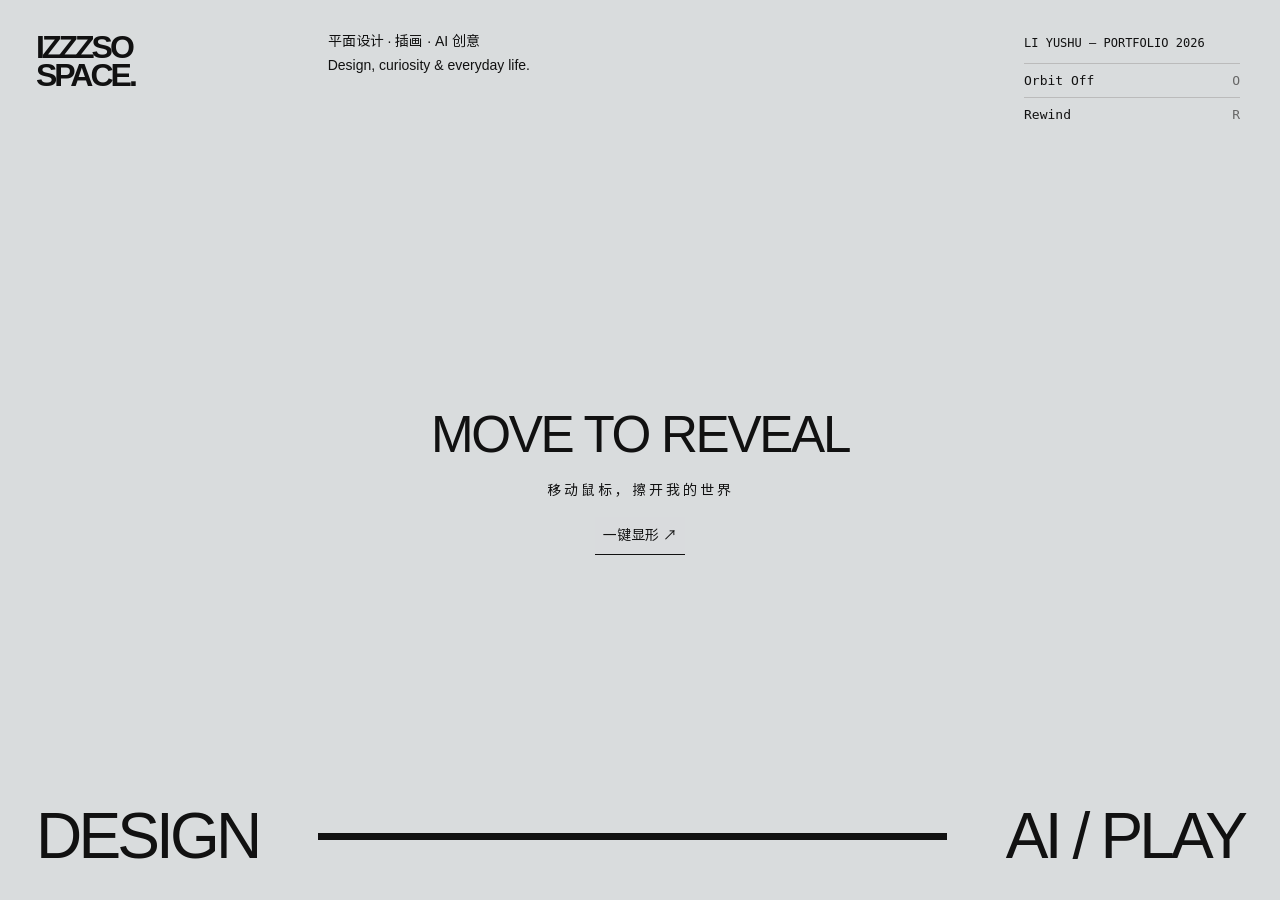
<file: index.html>
<!doctype html>
<html lang="zh-CN"><head><meta charset="utf-8"><meta name="viewport" content="width=device-width,initial-scale=1"><title>IZZZSO — 李钰姝的创意空间</title><meta name="description" content="李钰姝的个人设计空间：品牌视觉、插画与 AI 创意。"><link rel="icon" href="data:image/svg+xml,%3Csvg xmlns='http://www.w3.org/2000/svg' viewBox='0 0 40 40'%3E%3Crect width='40' height='40' fill='black'/%3E%3Ctext x='12' y='30' fill='white' font-size='30'%3Ei%3C/text%3E%3C/svg%3E"><link rel="preload" as="image" href="assets/about-collage-mobile.webp" type="image/webp" media="(max-width:700px) and (orientation:portrait)"><link rel="preload" as="image" href="assets/about-collage.webp" type="image/webp" media="(min-width:701px), (orientation:landscape)"><link rel="stylesheet" href="space.css"><link rel="stylesheet" href="reveal.css?v=pre-lag-restore"><link rel="stylesheet" href="works.css?v=20261021-scent-voyage"><link rel="stylesheet" href="detail.css?v=keylogic-tiles-20261010"><link rel="stylesheet" href="responsive.css?v=20261007-fullscreen-mobile-cover"><link rel="stylesheet" href="foldout.css?v=20261021-scent-voyage"><script defer src="space.js?v=20261021-scent-voyage"></script></head>
<body>
<div class="intro-screen" aria-hidden="true">IZZZSO SPACE.</div>
<main id="home">
 <div class="scene" id="scene"><picture><source media="(max-width:700px) and (orientation:portrait)" type="image/webp" srcset="assets/about-collage-mobile.webp"><source media="(max-width:700px) and (orientation:portrait)" srcset="assets/about-collage-mobile.png?v=20261007-replaced"><source type="image/webp" srcset="assets/about-collage.webp"><img src="assets/about-collage.png?v=20261007" alt="李钰姝的黑白个人生活拼贴，About Me，Welcome to my world" draggable="false" fetchpriority="high" decoding="async"></picture></div>
 <header><a class="brand" href="#home" aria-label="回到首页">IZZZSO<span>SPACE.</span></a><h1>平面设计 · 插画 · AI 创意<br>Design, curiosity & everyday life.</h1><div class="tools"><span>LI YUSHU — PORTFOLIO 2026</span><button id="motion" aria-pressed="false">Orbit Off <kbd>O</kbd></button><button id="rewind">Rewind <kbd>R</kbd></button></div></header>
 <footer class="dock"><button data-open="design" class="discipline">DESIGN</button><button data-open="all" class="view-works"><span>View Works</span><span>浏览作品 ↗</span></button><button data-open="ai" class="discipline">AI / PLAY</button></footer>
 <div class="return-glitch" aria-hidden="true"><div class="return-preview"><small>SELECTED WORK / <b id="return-preview-number">01</b></small><strong id="return-preview-title"></strong></div><span></span><span></span><span></span><span></span><span></span><span></span></div>
</main>
<div id="project-backdrop" aria-hidden="true">
 <div class="gallery-ribbon">
  <div class="gallery-page" style="--slice:0%"><div class="gallery-art"></div><small>IZZZSO SPACE. / 01</small></div>
  <div class="gallery-page" style="--slice:33%"><div class="gallery-art"></div><small>IZZZSO SPACE. / 02</small></div>
  <div class="gallery-page" style="--slice:67%"><div class="gallery-art"></div><small>IZZZSO SPACE. / 03</small></div>
  <div class="gallery-page" style="--slice:100%"><div class="gallery-art"></div><small>IZZZSO SPACE. / 04</small></div>
 </div>
 <div class="foldout-stage" id="foldout-stage" hidden></div>
</div>
<section id="works" role="dialog" aria-modal="true" aria-labelledby="works-title" hidden>
 <div class="works-inner" tabindex="-1">
  <div class="panel-head"><h2 id="works-title">Works <span>_Index.</span></h2><button class="close" aria-label="关闭作品目录">×</button></div>
  <div class="number-cage"><div class="number-display" aria-label="当前作品编号"><span class="number-window"><span id="number-reel"></span></span><i></i><span id="total-number">10</span></div></div>
  <article id="detail" aria-labelledby="detail-title" hidden>
   <div class="detail-content"><p id="detail-code"></p><h2 id="detail-title" tabindex="-1"></h2><p id="detail-meta"></p><div id="detail-body"></div></div>
   <div class="detail-nav"><button id="previous">← 上一个</button><span id="detail-count"></span><button id="next">下一个 →</button></div>
  </article>
  <div id="project-list"></div>
 </div>
 <div class="detail-return" hidden><button id="back" aria-label="返回作品列表">View Other Works</button></div>
</section>
</body></html>
</file>
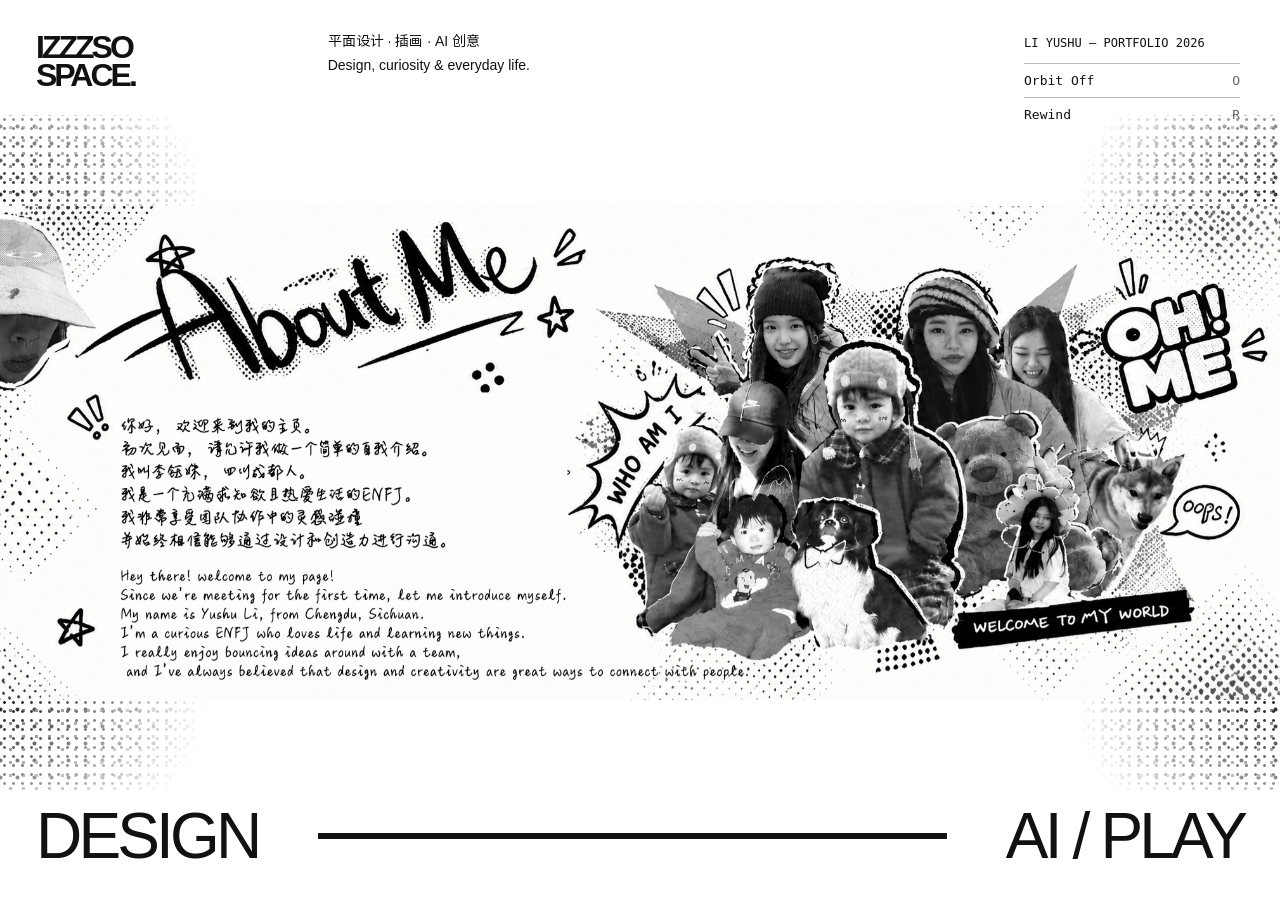
<file: space.html>
<!doctype html>
<html lang="zh-CN"><head><meta charset="utf-8"><meta name="viewport" content="width=device-width,initial-scale=1"><title>IZZZSO — 李钰姝的创意空间</title><meta name="description" content="李钰姝的个人设计空间：品牌视觉、插画与 AI 创意。"><link rel="icon" href="data:image/svg+xml,%3Csvg xmlns='http://www.w3.org/2000/svg' viewBox='0 0 40 40'%3E%3Crect width='40' height='40' fill='black'/%3E%3Ctext x='12' y='30' fill='white' font-size='30'%3Ei%3C/text%3E%3C/svg%3E"><link rel="stylesheet" href="space.css"><script defer src="space.js"></script></head>
<body>
<link rel="stylesheet" href="reveal.css">
<div class="intro-screen" aria-hidden="true">IZZZSO SPACE.</div>
<main id="home">
 <div class="scene" id="scene"><img src="assets/about-collage.png" alt="李钰姝的黑白个人生活拼贴，About Me，Welcome to my world" draggable="false"></div>
 <header><a class="brand" href="#home" aria-label="回到首页">IZZZSO<span>SPACE.</span></a><h1>平面设计 · 插画 · AI 创意<br>Design, curiosity & everyday life.</h1><div class="tools"><span>LI YUSHU — PORTFOLIO 2026</span><button id="motion" aria-pressed="false">Orbit Off <kbd>O</kbd></button><button id="rewind">Rewind <kbd>R</kbd></button></div></header>
 <footer class="dock"><button data-open="design" class="discipline">DESIGN</button><button data-open="all" class="view-works"><span>View Works</span><span>浏览作品 ↗</span></button><button data-open="ai" class="discipline">AI / PLAY</button></footer>
</main>
<dialog id="works" aria-labelledby="works-title"><div class="panel-head"><h2 id="works-title">Works <span>_Index.</span></h2><button class="close" aria-label="关闭作品目录">×</button></div><div class="number-display" aria-hidden="true"><span id="current-number">01</span><i></i><span id="total-number">06</span></div><nav class="filters" aria-label="作品分类"><button data-filter="all" aria-pressed="true">ALL</button><button data-filter="design" aria-pressed="false">DESIGN</button><button data-filter="ai" aria-pressed="false">AI / PLAY</button></nav><div id="project-list"></div><p class="panel-foot">SELECTED WORKS & PERSONAL INFORMATION</p></dialog>
<dialog id="detail" aria-labelledby="detail-title"><div class="panel-head"><button id="back">← Works</button><button class="close" aria-label="关闭详情">×</button></div><div class="detail-content"><p id="detail-code"></p><h2 id="detail-title"></h2><p id="detail-meta"></p><div id="detail-body"></div></div><div class="detail-nav"><button id="previous">← 上一个</button><span id="detail-count"></span><button id="next">下一个 →</button></div></dialog>
</body></html>
</file>
<file: space.css>
@font-face{font-family:SourceHan;src:url('assets/fonts/SourceHanSansCN-Regular.ttf');font-display:swap}*{box-sizing:border-box}html,body{margin:0;height:100%;background:#f5f5f3;color:#111;font-family:Arial,SourceHan,sans-serif}button,a{-webkit-tap-highlight-color:transparent}button{font:inherit;cursor:pointer;color:inherit;border:0;background:none}button:focus-visible,a:focus-visible{outline:2px solid #ef5937;outline-offset:5px}button:disabled{opacity:.25;cursor:default}#home{height:100svh;min-height:520px;position:relative;overflow:hidden}.scene{position:absolute;inset:125px 0 125px;display:flex;align-items:center;justify-content:center;perspective:1400px}.scene img{width:100%;height:100%;object-fit:contain;will-change:transform;transition:transform .7s ease-out;user-select:none}header{position:absolute;inset:25px 28px auto;display:flex;align-items:flex-start;justify-content:space-between;gap:30px}.brand{font-weight:900;letter-spacing:-3px;font-size:32px;line-height:.88;text-decoration:none;color:#111}.brand span{display:block}h1{font-size:14px;font-weight:400;line-height:1.7;margin:0 auto 0 12%;max-width:280px}.tools{font:12px/1.8 monospace;min-width:240px}.tools>span{display:block;margin-bottom:8px}.tools button{display:flex;width:100%;justify-content:space-between;border-top:1px solid #bbb;padding:5px 0;font-size:13px}kbd{font:inherit;color:#666}.dock{position:absolute;inset:auto 28px 24px;display:flex;align-items:center;gap:4vw}.discipline{font-size:clamp(32px,5vw,72px);font-weight:400;letter-spacing:-.06em;padding:0}.view-works{height:46px;flex:1;position:relative;min-width:160px;color:#fff;isolation:isolate}.view-works:before{content:'';position:absolute;inset:20px 0;background:#111;z-index:-1;transition:inset .35s}.view-works span{display:block;opacity:0;transform:translateY(8px);transition:.35s;font-size:14px;letter-spacing:2px}.view-works span+span{font-size:12px;letter-spacing:1px;margin-top:4px}.dock:hover .view-works:before,.view-works:focus-visible:before{inset:-6px 0}.dock:hover .view-works span,.view-works:focus-visible span{opacity:1;transform:none}.intro-screen{position:fixed;inset:0;background:#111;color:#fff;z-index:20;display:grid;place-items:center;letter-spacing:3px;animation:intro .9s .1s both;pointer-events:none}@keyframes intro{0%,35%{clip-path:inset(0)}100%{clip-path:inset(100% 0 0)}}dialog{color:#eee;background:#111;border:0;padding:0;margin:auto;width:min(660px,100%);max-width:100%;height:100svh;max-height:100svh;overflow:auto}dialog[open]{animation:rise .55s cubic-bezier(.2,.7,.2,1)}dialog::backdrop{background:#0004;backdrop-filter:blur(7px)}@keyframes rise{from{opacity:0;transform:translateY(20%)}to{opacity:1;transform:none}}.panel-head{display:flex;justify-content:space-between;align-items:center;padding:24px;position:sticky;top:0;background:#111;z-index:2}.panel-head h2{font-size:28px;font-weight:400;margin:0;letter-spacing:-1px}.panel-head h2 span{color:#888}.close{font-size:36px;line-height:1;width:42px;height:42px}.close:hover{color:#ff6744}.number-display{display:flex;align-items:center;gap:25px;padding:45px 24px 20px;font-size:clamp(80px,14vw,145px);line-height:1;font-weight:400;letter-spacing:-.08em}.number-display i{height:9px;background:#ddd;flex:1}.number-display span{min-width:1.15em}.filters{display:flex;gap:20px;padding:20px 24px;border-bottom:1px solid #777}.filters button{font-size:14px;color:#999;padding:5px 0}.filters button[aria-pressed=true]{color:#fff;border-bottom:1px solid #fff}.project-row{display:grid;grid-template-columns:30px 1fr auto;align-items:center;gap:10px;width:100%;padding:23px 24px;text-align:left;background:#cececc;color:#111;border-bottom:1px solid #111;transition:background .2s,padding .2s}.project-row:hover,.project-row:focus-visible{background:#fff;padding-left:32px}.project-row .row-number{font-size:12px;color:#666}.project-row strong{font-size:18px;font-weight:400}.project-row small{font-size:12px;color:#555}.panel-foot{font:11px monospace;letter-spacing:1px;color:#888;padding:20px 24px}.detail-content{padding:40px 28px}.detail-content>p{font-size:14px;color:#aaa;line-height:1.8}.detail-content h2{font-size:clamp(32px,6vw,56px);letter-spacing:-2px;font-weight:400;margin:20px 0}.empty-work{height:36vh;min-height:200px;border:1px solid #444;margin:40px 0;display:grid;place-content:center;text-align:center;color:#888}.empty-work span{font-size:50px;color:#555;font-weight:200}.empty-work p{font-size:14px}.detail-nav{display:flex;justify-content:space-between;padding:25px;border-top:1px solid #444;font-size:14px}.about-info{margin:40px 0;line-height:1.9}.about-info h3{font-size:14px;font-weight:400;color:#999;margin-top:35px}.about-info p{font-size:16px}.about-info dl{font-size:14px}.about-info dt{color:#999;margin-top:25px}.about-info dd{margin:5px 0}body:has(dialog[open]) .scene img{filter:brightness(.8)}@media(max-width:700px){header{inset:22px 20px auto;gap:20px}.brand{font-size:27px}h1{margin:0;font-size:12px;text-align:right}.tools{position:absolute;top:100px;right:0;min-width:135px}.tools>span{display:none}.scene{inset:180px 0 155px;overflow:auto;justify-content:flex-start}.scene img{min-width:750px;width:100%;object-fit:contain;object-position:left center}.dock{inset:auto 20px 24px;gap:18px;flex-wrap:wrap;justify-content:space-between}.discipline{font-size:32px}.view-works{flex-basis:100%;order:3;margin-top:12px;height:45px}.view-works:before{inset:0}.view-works span{opacity:1;transform:none}.view-works span+span{display:none}.project-row{padding:21px 20px;grid-template-columns:25px 1fr}.project-row small{grid-column:2;font-size:12px}.number-display{padding-top:25px}.panel-head{padding:20px}.detail-content{padding:20px}}@media(prefers-reduced-motion:reduce){*,*:before{animation:none!important;transition:none!important}.intro-screen{display:none}}
</file>
<file: reveal.css>
/* Keep the complete source collage intact; extend only its white halftone margins. */
html,body{background:#fff}
#home{min-height:100svh;isolation:isolate;touch-action:none}
#home{cursor:none}
#home button,#home a{cursor:pointer}
.paint-cursor{position:fixed;left:0;top:0;width:56px;height:56px;z-index:5;pointer-events:none;display:none;transform:translate(-10px,-46px);color:#171717;filter:drop-shadow(0 1px 1px #fff)}
.paint-cursor.active{display:block}
.paint-cursor svg{display:block;width:100%;height:100%}
#home .scene{inset:115px 0 110px;overflow:hidden;display:flex;align-items:center;justify-content:center;background:#fff;--collage-width:min(100vw,calc((100svh - 225px)*2019/779));--collage-height:calc(var(--collage-width)*779/2019)}
#home .scene img{position:relative;z-index:1;display:block;width:var(--collage-width);height:auto;min-width:0;max-height:100%;object-fit:contain;object-position:center}
#home .scene::before,#home .scene::after{content:'';position:absolute;left:50%;transform:translateX(-50%);width:var(--collage-width);height:calc((100% - var(--collage-height))/2 + 1px);pointer-events:none;background-image:radial-gradient(circle,#1e1e1e 19%,transparent 25%),radial-gradient(circle,#777 16%,transparent 22%),radial-gradient(circle,#222 13%,transparent 20%);background-size:9px 9px,13px 13px,17px 17px;background-position:0 0,4px 6px,9px 3px}
#home .scene::before{top:0;mask-image:radial-gradient(ellipse 19% 210% at 0 100%,#000 0%,transparent 85%),radial-gradient(ellipse 19% 210% at 100% 100%,#000 0%,transparent 85%)}
#home .scene::after{bottom:0;mask-image:radial-gradient(ellipse 19% 210% at 0 0,#000 0%,transparent 85%),radial-gradient(ellipse 19% 210% at 100% 0,#000 0%,transparent 85%)}
.reveal-mask{position:absolute;inset:0;width:100%;height:100%;z-index:1;pointer-events:none}
#home header,#home .dock{z-index:3}
#home header{pointer-events:none}
#home header a,#home header button{pointer-events:auto}
.brand,h1,.tools,.discipline{background:transparent;backdrop-filter:none}
.brand{padding:8px}.tools{padding:8px 12px}h1{padding:5px 8px}.discipline{padding:3px 8px}
.reveal-hint{position:absolute;inset:45% 0 auto;z-index:2;text-align:center;pointer-events:none;transition:opacity .3s}
.reveal-hint>span{font-size:clamp(24px,4vw,56px);letter-spacing:-.045em}.reveal-hint p{font-size:14px;letter-spacing:3px;margin:16px 0}.reveal-hint button{pointer-events:auto;font-size:14px;border-bottom:1px solid;padding:8px;background:#d9dcddc9}
.reveal-hint.used>span,.reveal-hint.used>p{visibility:hidden}.reveal-hint.used{inset:auto 0 110px}.reveal-hint[hidden]{display:none}
@media(max-width:700px){#home .scene{inset:180px 0 155px;--collage-width:min(100vw,calc((100svh - 335px)*2019/779))}#home .scene img{object-position:center}.reveal-hint.used{bottom:150px}.reveal-hint p{letter-spacing:1px}header h1{max-width:200px}}
@media(prefers-reduced-motion:reduce){.reveal-hint{transition:none}}
</file>
<file: works.css>
/* One continuous surface: the home bar expands into the index, which holds the detail. */
:root{--panel-width:min(660px,calc(100vw - 32px));--panel-ease:cubic-bezier(.42,0,.58,1);--index-size:clamp(100px,12vw,170px)}
#works[hidden],#detail[hidden],.detail-return[hidden]{display:none!important}
#works{position:fixed;z-index:20;top:var(--origin-top);left:var(--origin-left);width:var(--origin-width);height:var(--origin-height);margin:0;padding:0;border:0;background:#000;color:#f2f2ee;overflow:hidden;isolation:isolate;transition:top 1s var(--panel-ease),left 1s var(--panel-ease),width 1s var(--panel-ease),height 1s var(--panel-ease)}
#works.is-open{top:0;left:calc((100vw - var(--panel-width))/2);width:var(--panel-width);height:100svh}
#works .works-inner{width:100%;height:100%;display:flex;flex-direction:column;position:relative;overflow-x:hidden;overflow-y:auto;overscroll-behavior:contain;scrollbar-width:none;opacity:0;pointer-events:none;outline:0}
#works .works-inner::-webkit-scrollbar,#project-list::-webkit-scrollbar{display:none}
#works.is-open .works-inner{animation:index-appear 1.1s var(--panel-ease) both;pointer-events:auto}
@keyframes index-appear{0%,99%{opacity:0}100%{opacity:1}}
#works .panel-head{position:absolute;inset:0 0 auto;z-index:6;padding:18px 20px;display:flex;align-items:center;justify-content:space-between;background:transparent;transition:transform .5s var(--panel-ease)}
#works .panel-head h2{margin:0;font-size:30px;line-height:28px;font-weight:400;letter-spacing:-.045em}
#works .panel-head h2 span{color:#969696}
#works .close{width:30px;height:30px;padding:0;font-size:32px;font-weight:200;line-height:1;transition:color .2s}
#works .close:hover{color:#ff6744}
#works .number-cage{flex:1 0 150px;position:sticky;top:-2vw;z-index:1;min-height:150px;pointer-events:none}
#works .number-display{position:absolute;top:calc(100% - var(--index-size)*.8);left:0;width:100%;height:var(--index-size);display:flex;align-items:center;gap:clamp(15px,2.5vw,32px);padding:0 20px;overflow:hidden;font-size:var(--index-size);font-weight:700;line-height:1;letter-spacing:-.075em;font-variant-numeric:tabular-nums;transition:top .5s var(--panel-ease)}
#works .number-window{position:relative;flex:0 0 1.22em;min-width:0;height:1em;overflow:hidden}
#number-reel{display:block;position:relative;width:100%;height:100%}
#works #number-reel span{position:absolute;inset:100% 0 auto;height:1em;min-width:0;line-height:1;text-align:left;color:#cbcbcb;transform:translateY(0);transition:transform .8s var(--panel-ease)}
#works #number-reel span.active{transform:translateY(-100%)}
#works #total-number{flex:0 0 1.22em;min-width:0;height:1em;line-height:1;text-align:right;padding-right:.02em;color:#cbcbcb}
#works .number-display i{flex:1;min-width:20px;height:clamp(7px,1vw,12px);background:#cbcbcb}
#project-list{position:relative;z-index:2;flex:0 1 auto;min-height:0;max-height:1000px;background:#000;overflow-y:auto;overflow-x:hidden;border-inline:1px solid #000;box-shadow:0 0 50px 30px #000;transition:max-height 1s var(--panel-ease);scrollbar-width:none}
#works .project-row{position:relative;isolation:isolate;display:grid;grid-template-columns:26px minmax(0,1fr) auto;gap:10px;align-items:center;width:100%;min-height:44px;padding:10px 20px;text-align:left;background:#cbcbcb;color:#111;border:1px solid #000;overflow:hidden;transition:none}
#works .project-row strong{font-size:16px;line-height:1.4;letter-spacing:-.025em;font-weight:500}
#works .project-row small{font-size:10px;line-height:1.5;letter-spacing:.04em;color:#555;text-align:right}
#works .row-number{font:11px/1 monospace;color:#666}
#works .row-cover{position:absolute;inset:0;z-index:5;background:#000;pointer-events:none;transform:translateY(0);transition:transform .5s var(--panel-ease);transition-delay:calc(1.05s + var(--row-order)*.05s)}
#works.is-open .row-cover{transform:translateY(-101%)}
#works .project-row::before{content:'';position:absolute;inset:0;z-index:3;background:#fff;mix-blend-mode:difference;pointer-events:none;transform:translateY(-101%);transition:transform .5s var(--panel-ease)}
#works .project-row:hover::before,#works .project-row:focus-visible::before{transform:translateY(0)}
#works .project-row::after{content:'';position:absolute;right:-1px;bottom:-1px;width:10px;height:10px;z-index:4;background:linear-gradient(135deg,transparent 49%,#000 50%);pointer-events:none}
#works .project-row.is-active .row-number{color:#111}
#works.is-detail .panel-head{transform:translateY(-100%);pointer-events:none}
#works.is-detail .number-cage{flex:0 0 40svh;min-height:40svh}
#works.is-detail .number-display{top:0}
#works.is-detail #project-list{max-height:0;pointer-events:none;box-shadow:none}
#works .detail-return{position:absolute;inset:auto 0 0;z-index:8;display:flex;justify-content:center;padding:20px 0 30px;pointer-events:none;perspective:1000px}
#back{width:60%;height:40px;padding:0 15px;pointer-events:auto;background:rgba(35,35,35,.72);color:#fff;border-radius:3px;letter-spacing:1px;font-size:13px;transition:background .2s,transform .25s;transform:rotateX(var(--rx,0deg)) rotateY(var(--ry,0deg)) scale(var(--scale,1))}
#back:hover{background:rgba(0,0,0,.9);--scale:1.06}

/* The button itself folds out of the bar; the same bar becomes the panel. */
.view-works{perspective:1000px;isolation:auto}
.view-works:before,.dock:hover .view-works:before,.view-works:focus-visible:before{inset:calc(50% - 3.5px) 0 auto;height:7px;z-index:0;transition:opacity 1s var(--panel-ease)}
.view-works span{position:absolute;inset:3px 0;display:flex;align-items:center;justify-content:center;margin:0;background:#000;font-size:16px;letter-spacing:3px;opacity:1;transform:rotateX(90deg);transition:transform 1s var(--panel-ease),opacity 1s var(--panel-ease)}
.view-works span+span{display:none}
.dock:hover .view-works span,.view-works:focus-visible span{transform:rotateX(0deg)}
#home .scene,#home .reveal-mask,#home .reveal-hint{transition:opacity .5s var(--panel-ease)}
#home header h1,#home .tools,#home .discipline{transition:opacity .5s var(--panel-ease)}
body.panel-open #home{background:#cbcbcb;cursor:auto;isolation:auto}
body.panel-open #home .scene,body.panel-open .reveal-mask,body.panel-open .reveal-hint,body.panel-open .paint-cursor{opacity:0;visibility:hidden;pointer-events:none}
body.panel-open #home header h1,body.panel-open #home .tools,body.panel-open #home .discipline{opacity:0}
body.panel-open .view-works:before,body.panel-open .view-works span{opacity:0}
@media(max-width:700px){:root{--panel-width:calc(100vw - 32px);--index-size:clamp(90px,22vw,150px)}#works .panel-head{padding:18px}#works .panel-head h2{font-size:26px}#works .number-cage{top:-18px}#works .number-display{padding-inline:18px;gap:16px}#works .project-row{padding:7px 16px;grid-template-columns:24px minmax(0,1fr);gap:2px 8px;min-height:51px}#works .project-row small{grid-column:2;text-align:left;font-size:10px}#works .project-row strong{font-size:15px}#back{width:80%}.view-works span{transform:rotateX(0deg);font-size:14px}}
@media(prefers-reduced-motion:reduce){#works,#works .panel-head,#works .number-display,#works #number-reel span,#project-list,#works .row-cover,#works .project-row::before,#back,.view-works span{transition:none!important}#works.is-open .works-inner{animation:none;opacity:1}}

/* A brief monochrome TV-static break when returning to the works index. */
#home .return-glitch{position:absolute;inset:0;z-index:4;pointer-events:none;overflow:hidden;visibility:hidden}
#home.is-returning .return-glitch{visibility:visible;animation:return-signal 840ms steps(1,end) both}
#home .return-glitch::before{content:"";position:absolute;inset:0;background-color:rgba(205,205,205,.55);background-image:radial-gradient(circle at 1px 1px,#111 0 .7px,transparent .85px),radial-gradient(circle at 2px 3px,#fff 0 .8px,transparent .95px),radial-gradient(circle at 4px 2px,#555 0 .7px,transparent .85px),radial-gradient(circle at 6px 5px,#fff 0 .65px,transparent .8px);background-size:3px 4px,5px 6px,7px 5px,11px 9px;opacity:.9}
#home .return-glitch::after{content:"";position:absolute;inset:-3%;background-image:radial-gradient(circle at 1px 2px,rgba(0,0,0,.9) 0 .6px,transparent .8px),radial-gradient(circle at 3px 1px,rgba(255,255,255,.95) 0 .75px,transparent .9px),radial-gradient(circle at 4px 4px,#666 0 .65px,transparent .8px);background-size:4px 3px,7px 5px,9px 8px;opacity:.85}
#home.is-returning .return-glitch::after{animation:return-frame 840ms steps(1,end) both}
#home .return-preview{position:absolute;inset:-5% -5% -5% 68%;display:flex;flex-direction:column;justify-content:center;gap:28px;padding:7vw 4vw;background-color:#d3d3d3;background-image:radial-gradient(circle at 1px 1px,#555 0 .65px,transparent .8px),radial-gradient(circle at 3px 2px,#fff 0 .7px,transparent .85px);background-size:4px 5px,7px 6px;color:#111;box-shadow:-16px 0 0 #777}
#home.is-returning .return-preview{animation:return-preview 840ms cubic-bezier(.2,.8,.2,1) both}
#home .return-preview small{font:11px/1.5 monospace;letter-spacing:.14em}
#home .return-preview strong{font-size:clamp(22px,4vw,62px);line-height:1.15;overflow-wrap:anywhere}
#home .return-glitch>span{position:absolute;left:-12%;width:124%;height:var(--h);top:var(--t);background-color:rgba(230,230,230,.7);background-image:radial-gradient(circle at 1px 1px,#0b0b0b 0 .8px,transparent 1px),radial-gradient(circle at 3px 2px,#fff 0 .75px,transparent .95px),radial-gradient(circle at 4px 4px,#555 0 .7px,transparent .9px);background-size:3px 4px,5px 6px,7px 5px;opacity:.8}
#home.is-returning .return-glitch>span{animation:return-strip 840ms steps(1,end) both}
#home .return-glitch>span:nth-of-type(1){--t:8%;--h:4%;animation-delay:-90ms}
#home .return-glitch>span:nth-of-type(2){--t:22%;--h:2%;animation-delay:-170ms;opacity:.4}
#home .return-glitch>span:nth-of-type(3){--t:34%;--h:8%;animation-delay:-60ms}
#home .return-glitch>span:nth-of-type(4){--t:51%;--h:3%;animation-delay:-260ms;opacity:.55}
#home .return-glitch>span:nth-of-type(5){--t:68%;--h:6%;animation-delay:-120ms}
#home .return-glitch>span:nth-of-type(6){--t:83%;--h:3%;animation-delay:-220ms;opacity:.45}
#works.is-returning::after{content:"";position:absolute;inset:0;z-index:9;pointer-events:none;background-color:rgba(160,160,160,.2);background-image:radial-gradient(circle at 1px 1px,rgba(255,255,255,.9) 0 .7px,transparent .85px),radial-gradient(circle at 2px 3px,rgba(0,0,0,.9) 0 .8px,transparent .95px),radial-gradient(circle at 4px 2px,#ddd 0 .65px,transparent .8px),radial-gradient(circle at 6px 5px,#222 0 .7px,transparent .9px);background-size:3px 4px,5px 6px,7px 5px,11px 9px;animation:return-panel-signal 840ms steps(1,end) both}
@keyframes return-signal{0%{opacity:0}14%{opacity:.8}28%{opacity:.2}44%{opacity:1}68%{opacity:.65}86%,100%{opacity:0}}
@keyframes return-frame{0%,21%{transform:translateX(-8%)}22%,43%{transform:translateX(13%)}44%,66%{transform:translateX(-3%)}67%,100%{transform:translateX(7%)}}
@keyframes return-strip{0%,19%{transform:translateX(-16%)}20%,39%{transform:translateX(9%)}40%,67%{transform:translateX(-5%)}68%,100%{transform:translateX(12%)}}
@keyframes return-preview{0%{transform:translateX(115%) skewY(-8deg)}24%{transform:translateX(-8%) skewY(-8deg)}42%{transform:translateX(7%) skewY(-8deg)}75%,100%{transform:translateX(0) skewY(-8deg)}}
@keyframes return-panel-signal{0%,12%{opacity:0;transform:translateX(-6%)}13%,27%{opacity:.8;transform:translateX(4%)}28%,41%{opacity:.18;transform:translateX(-3%)}42%,64%{opacity:.65;transform:translateX(3%)}65%,84%{opacity:.28;transform:translateX(0)}85%,100%{opacity:0;transform:none}}
@media(prefers-reduced-motion:reduce){#home .return-glitch,#works.is-returning::after{display:none!important}}

/* The selected work becomes a fixed, four-page visual ribbon behind the panel. */
#project-backdrop{position:fixed;inset:0;z-index:10;overflow:hidden;pointer-events:none;visibility:hidden;opacity:0;background:#cbcbcb;transition:opacity .5s ease,visibility 0s linear .5s}
body.panel-open #home header{z-index:12}
body.panel-open #project-backdrop.is-visible{visibility:visible;opacity:1;transition-delay:0s}
#project-backdrop.is-suspended{visibility:hidden!important;opacity:0!important;transition:none!important}
#project-backdrop::after{content:"";position:absolute;inset:0;background:rgba(80,80,80,.18);transition:background .8s ease}
#project-backdrop.is-detail::after{background:rgba(80,80,80,.3)}
#project-backdrop .gallery-ribbon{position:absolute;left:50%;top:50%;display:flex;gap:clamp(10px,1.2vw,22px);width:max(145vw,1450px);height:82svh;min-height:490px;transform:translate(-44%,-50%) rotate(-15deg) scale(.96);transition:transform .9s cubic-bezier(.19,1,.22,1);will-change:transform}
#project-backdrop.is-visible .gallery-ribbon{transform:translate(-50%,-50%) rotate(-15deg) scale(.96)}
#project-backdrop.is-detail .gallery-ribbon{transform:translate(-50%,-50%) rotate(-15deg) scale(1.04)}
#project-backdrop .gallery-page{position:relative;flex:1 1 0;min-width:0;padding:11px 11px 35px;background:#eee;border:1px solid #b7b7b7;box-shadow:0 16px 38px rgba(0,0,0,.22)}
#project-backdrop .gallery-art{width:100%;height:100%;background-image:var(--gallery-image);background-position:center var(--slice);background-size:cover;background-repeat:no-repeat}
#project-backdrop .gallery-page small{position:absolute;left:13px;bottom:12px;font:10px/1 monospace;letter-spacing:.08em;color:#333}
#project-backdrop.is-switching .gallery-ribbon{animation:gallery-swap .45s ease-out both}
@keyframes gallery-swap{from{opacity:.25}to{opacity:1}}
@media(max-width:700px){#project-backdrop{display:none}}
@media(prefers-reduced-motion:reduce){#project-backdrop,#project-backdrop::after,#project-backdrop .gallery-ribbon{transition:none!important;animation:none!important}}
</file>
<file: detail.css>
/* Detail lives inside the index scroller. Its entrance is a short upward fade. */
#detail{position:relative;flex:0 0 auto;width:100%;height:auto;margin:0;background:#fff;color:#111;animation:detail-content-in .5s ease-out both}
@keyframes detail-content-in{from{opacity:0;transform:translateY(20px)}to{opacity:1;transform:translateY(0)}}
#detail .detail-content{padding:0}
#detail .detail-content>p,#detail .detail-content>h2{padding-inline:30px;margin-inline:0}
#detail #detail-code{margin-top:50px;margin-bottom:20px;font:13px/1.4 monospace;letter-spacing:.12em;color:#555}
#detail #detail-title{font-size:clamp(42px,5vw,70px);font-weight:700;letter-spacing:-.06em;line-height:1.1;margin-block:0 24px;outline:0}
#detail #detail-meta{font:14px/1.4 monospace;color:#444;margin-bottom:65px;text-transform:uppercase}
#detail .detail-lede{display:grid;grid-template-columns:1fr;gap:35px;padding:0 30px 60px}
#detail .detail-lede>p{font-size:clamp(26px,3vw,40px);font-weight:600;line-height:1.3;letter-spacing:-.04em;margin:0}
#detail .detail-facts{display:grid}
#detail .detail-facts span{padding:14px 0;border-top:1px solid #555;font:11px/1.5 monospace;color:#555}
#detail .detail-facts b{display:block;margin-top:8px;font:14px/1.5 Arial,SourceHan,sans-serif;color:#111}
#detail .detail-media{padding:30px;container-type:inline-size}
#detail .detail-long-image{display:block;width:100%;height:auto}
#detail .detail-placeholder{min-height:430px;display:grid;place-content:center;text-align:center;background:#e9e9e7;color:#888}
#detail .detail-placeholder span{font-size:clamp(130px,20vw,240px);font-weight:600;line-height:1}
#detail .detail-placeholder p{font:12px monospace;letter-spacing:.06em}
#detail .detail-nav{display:grid;grid-template-columns:1fr auto 1fr;align-items:center;gap:15px;border-top:1px solid #ccc;padding:28px 30px 110px;color:#111}
#detail .detail-nav button{font-size:16px;text-align:left;padding:0}
#detail .detail-nav button:last-child{text-align:right}
#detail .detail-nav span{font:12px monospace;color:#666}
#detail.is-info #detail-code,#detail.is-info #detail-title,#detail.is-info #detail-meta{position:absolute;width:1px;height:1px;overflow:hidden;clip-path:inset(50%);white-space:nowrap;margin:0;padding:0}
#detail .resume-sheet{padding:100px 30px 30px;background:#fff}
#detail .resume-opening{padding-bottom:42px}
#detail .resume-opening p{font:11px/1.5 Arial,SourceHan,sans-serif;letter-spacing:.32em;margin:0 0 16px}
#detail .resume-opening h3{font-size:clamp(34px,4vw,51px);line-height:1.2;letter-spacing:.23em;font-weight:400;margin:0}
#detail .resume-opening h3 span{display:block;font-size:18px;letter-spacing:.17em;margin-top:8px}
#detail .resume-section{padding:28px 0 48px;border-top:1px solid #d4d4d4}
#detail .resume-section h4{font-size:17px;font-weight:400;letter-spacing:.13em;margin:0 0 38px}
#detail .resume-section>p{font-size:14px;line-height:2.15;margin:0 0 24px}
#detail .resume-section a{color:#111;text-underline-offset:5px}
#detail .resume-skillset{display:grid;grid-template-columns:1fr 1fr;gap:0 30px}
#detail .resume-skillset span{border-bottom:1px solid #ccc;padding:14px 0;font-size:14px;letter-spacing:.04em}
#detail .resume-entry{padding:24px 0;border-top:1px solid #ccc}
#detail .resume-entry strong{display:block;font-size:19px;font-weight:600;line-height:1.5}
#detail .resume-entry span{display:block;font-size:13px;letter-spacing:.06em;margin-top:6px}
#detail .resume-entry small{display:block;font:12px/1.6 monospace;color:#666;margin-top:8px}
#detail .resume-entry p{font-size:13px;line-height:1.9;margin:14px 0 0}
#detail .info-film{position:relative;display:block;margin:0 30px 30px;aspect-ratio:2.4;overflow:hidden;background:#292929;border-radius:10px;color:#fff;text-decoration:none;isolation:isolate}
#detail .resume-motion{position:absolute;left:0;top:34%;display:flex;width:max-content;white-space:nowrap;color:inherit;font-size:clamp(55px,7vw,90px);font-weight:400;line-height:1;letter-spacing:-.04em;animation:resume-loop 18s linear infinite}
#detail .resume-motion span{display:block;padding-right:.5em}
@keyframes resume-loop{to{transform:translateX(-50%)}}
#detail .info-film:hover{background:#eee;color:#111}
#detail .info-film-label{position:absolute;inset:20px 15px auto;text-align:center}
#detail .info-film-label small{font:11px monospace;letter-spacing:.25em}
#detail .info-film-label strong{display:block;margin-top:8px;font-size:12px;font-weight:400;letter-spacing:.06em}
@media(max-width:700px){#detail .resume-sheet{padding:65px 22px 20px}#detail .resume-opening h3{font-size:34px}#detail .resume-skillset{gap:0 16px}#detail .info-film{margin-inline:22px;aspect-ratio:2}#detail .resume-motion{font-size:60px}#detail .detail-nav{padding-inline:20px}#detail .detail-nav button{font-size:14px}}
@media(prefers-reduced-motion:reduce){#detail,#detail .resume-motion{animation:none!important}}

/* Exact crops of the approved long image load as each section nears the viewport. */
#detail .keylogic-intro-clip,#detail .keylogic-rest-clip{width:100%;overflow:hidden}
#detail .keylogic-segment{display:block;width:100%;line-height:0}
#detail .keylogic-segment>.detail-long-image{display:block;width:100%;height:auto}
body.shared-entry #works{transition:none}
body.shared-entry #works.is-open .works-inner{animation:none;opacity:1}
body.shared-entry .intro-screen{display:none}
#detail .keylogic-expand{padding:0 4% 38px 55%;background:#fff}
#detail .keylogic-expand-button{border:0;border-radius:999px;background:#111;color:#fff;padding:13px 20px;cursor:pointer;font:15px/1.2 Arial,SourceHan,sans-serif}
#detail .keylogic-expand-button:focus-visible{outline:3px solid #1763df;outline-offset:3px}
#detail .keylogic-description[hidden]{display:none}
#detail .keylogic-description{max-width:740px;height:0;overflow:hidden;opacity:0;padding-top:24px;box-sizing:border-box;font:11px/1.85 "Source Han Serif SC","Songti SC",serif;font-size:1.6875cqw;transition:height .7s cubic-bezier(.22,1,.36,1),opacity .35s ease}
#detail .keylogic-description.is-open{opacity:1}
@media(prefers-reduced-motion:reduce){#detail .keylogic-description{transition:none}}
#detail .keylogic-description p{margin:0 0 1.25em}
#detail .keylogic-description h3{font:600 1.06em/1.45 Arial,SourceHan,sans-serif;margin:1.5em 0 .65em}
@media(max-width:700px){#detail .keylogic-expand{padding:14px 6% 26px}}
</file>
<file: responsive.css>
/* Project artwork meets the edges of its floating detail page. */
#detail .detail-media{padding:0}
#detail .detail-long-image{width:100%;max-width:100%;height:auto}

/* Portrait phones show the supplied vertical collage edge to edge. */
@media (max-width:700px) and (orientation:portrait){
  #home{min-height:100svh}
  #home .scene{inset:0;overflow:hidden;--collage-width:100vw;--collage-height:100svh}
  #home .scene picture{display:block;width:100%;height:100%}
  #home .scene img{width:100%;min-width:0;height:100%;max-height:none;object-fit:cover;object-position:center}
  #home .scene::before,#home .scene::after{display:none}
  #home header{inset:12px 12px auto;gap:8px}
  #home header .brand{font-size:26px}
  #home header h1{max-width:165px;font-size:12px;line-height:1.5;text-align:right}
  #home .tools{top:76px;right:0;min-width:118px;padding:4px 8px}
  #home .tools button{font-size:12px}
  #home .dock{inset:auto 12px 14px;gap:8px 12px}
  #home .discipline{font-size:clamp(25px,8vw,32px)}
  #home .view-works{margin-top:2px}
  .reveal-hint{inset:43% 8px auto}
  .reveal-hint>span{font-size:clamp(22px,8vw,32px)}
  .reveal-hint p{font-size:12px;letter-spacing:1px}
  .reveal-hint.used{inset:auto 0 132px}
  :root{--panel-width:calc(100vw - 16px)}
  #detail #detail-code{margin-top:35px}
  #detail #detail-meta{margin-bottom:40px}
  #detail .detail-lede{padding:0 22px 35px}
  #detail .detail-content>p,#detail .detail-content>h2{padding-inline:22px}
  #detail .detail-nav{padding:24px 20px 95px}
}

/* On a phone held sideways, the collage becomes a full-bleed landscape image. */
@media (max-width:1000px) and (max-height:550px) and (orientation:landscape){
  #home{height:100svh;min-height:0}
  #home .scene{inset:0;--collage-width:100vw;--collage-height:100svh}
  #home .scene img{width:100%;height:100%;max-height:none;min-width:0;object-fit:cover;object-position:center}
  #home .scene::before,#home .scene::after{display:none}
  #home header{inset:8px 12px auto;gap:12px}
  #home header .brand{font-size:22px}
  #home header h1{margin:0;font-size:11px;line-height:1.4;text-align:center;max-width:none}
  #home .tools{position:static;min-width:116px;padding:2px 6px}
  #home .tools>span{display:none}
  #home .tools button{font-size:11px;padding:2px 0}
  #home header .brand,#home header h1,#home .tools{background:#ffffffcf}
  #home .dock{inset:auto 12px 8px;display:grid;grid-template-columns:auto minmax(140px,1fr) auto;gap:12px;align-items:end}
  #home .discipline{font-size:clamp(18px,3vw,28px);background:#ffffffd9}
  #home .view-works{order:0;min-width:0;flex-basis:auto;height:42px;margin:0}
  #home .view-works:before{inset:0;height:100%}
  #home .view-works span{transform:none;opacity:1;font-size:13px;letter-spacing:1px}
  .reveal-hint{inset:43% 0 auto}
  .reveal-hint.used{inset:auto 0 58px}
  .reveal-hint>span{font-size:28px}
  .reveal-hint p{font-size:11px;margin:8px 0}
  :root{--panel-width:min(660px,calc(100vw - 16px));--index-size:clamp(70px,13vh,100px)}
  #works .number-cage{flex-basis:105px;min-height:105px}
  #works.is-detail .number-cage{flex-basis:30svh;min-height:30svh}
  #works .project-row{min-height:52px;padding:10px 16px}
}

@media (max-width:380px){
  :root{--index-size:clamp(68px,20vw,90px)}
  #works .number-display{gap:8px;padding-inline:12px}
  #works .project-row strong{font-size:14px}
  #detail #detail-title{font-size:clamp(34px,11vw,42px)}
  #detail .resume-sheet{padding-inline:18px}
}

@media (hover:none){
  #home{cursor:auto}
  #home .view-works:before{inset:0;height:100%}
  #home .view-works span{transform:none;opacity:1}
}
</file>
<file: foldout.css>
/* Approved postcard studies, used only behind their matching detail panels. */
#foldout-stage[hidden]{display:none!important}
#project-backdrop.has-foldout.is-detail .gallery-ribbon{display:none}
#project-backdrop.has-foldout.is-detail::after{background:transparent}
#foldout-stage{position:absolute;inset:0;overflow:hidden;background:#fff;contain:paint;--foldout-card-w:100mm;--foldout-card-h:110mm;--foldout-art-size:90mm;--foldout-paper:#faf9f3}
.foldout-track{position:absolute;z-index:1;top:var(--foldout-top,50%);left:var(--foldout-left,50%);width:var(--foldout-card-w);height:880mm;transform-origin:center;transform:translate(-50%,-50%) rotate(var(--foldout-angle,-76deg)) scale(var(--foldout-scale,.63))}
.foldout-track:not(.is-secondary):not(.is-rear){--foldout-scale:.693}
.foldout-track.is-secondary{z-index:2;--unroll-delay:160ms}
.foldout-track.is-rear{opacity:.6}
.foldout-motion{position:absolute;inset:0;transform:translate3d(0,var(--foldout-scroll,0px),0);will-change:transform}
.foldout-paper{position:absolute;top:0;left:0;width:100%;height:100%;box-shadow:0 15px 22px #17243d28}
.foldout-track:not(.is-secondary) .foldout-paper:last-child{top:880mm}
.foldout-track.is-secondary .foldout-paper:first-child{top:-880mm}
.foldout-card{position:relative;display:grid;grid-template-rows:90mm 10mm;width:var(--foldout-card-w);height:var(--foldout-card-h);padding:5mm;background:var(--foldout-paper)}
.foldout-card:not(:last-child)::after{content:"";position:absolute;z-index:1;left:0;bottom:-1px;width:100%;height:3px;background:linear-gradient(90deg,#8b918d55,#4a546280 50%,#8b918d55)}
.foldout-art{display:block;width:var(--foldout-art-size);height:var(--foldout-art-size);object-fit:cover;filter:saturate(.8)}
.foldout-track.is-rear .foldout-art{filter:saturate(.56)}
.foldout-track[data-project="03-scent-voyage"] .foldout-art{filter:saturate(.68) brightness(1.025)}
.foldout-track[data-project="03-croco"] .foldout-art{filter:saturate(.6)}
.foldout-track[data-project="06-bookday"] .foldout-art{filter:saturate(.7) brightness(1.02)}
.foldout-track[data-project="06-workshop"] .foldout-art{transform:scale(.85);transform-origin:center;filter:grayscale(1)}
.foldout-track[data-project="04-nihao"] .foldout-art{background:#dce6f8}
.foldout-portrait-frame{width:var(--foldout-art-size);height:var(--foldout-art-size);overflow:hidden;background:#eee}
.foldout-track[data-project="08-about"] .foldout-art{object-fit:contain;object-position:var(--portrait-position,50% 35%);transform:scale(var(--portrait-zoom,1));filter:grayscale(1) contrast(1.08)}
.foldout-caption{display:flex;align-items:end;justify-content:space-between;gap:5mm;min-width:0;color:#111;font-family:Arial,"PingFang SC",sans-serif}
.foldout-number{font-size:16px;line-height:1;letter-spacing:-.04em}
.foldout-title{font-size:7px;line-height:1;letter-spacing:.06em;white-space:nowrap}
/* A narrow paper curl follows the leading edge while the stationary strip is revealed. */
.foldout-roller{position:absolute;z-index:2;top:-6mm;left:-2mm;width:calc(100% + 4mm);height:12mm;border-radius:45% 45% 52% 52%;background:linear-gradient(180deg,#fff9 0%,#fff 28%,#d9d7cf 69%,#9b9b94 100%);box-shadow:0 5px 9px #26314340;opacity:0;pointer-events:none}
#foldout-stage.is-primed .foldout-paper{clip-path:inset(0 0 100% 0)}
#foldout-stage.is-unrolling .foldout-paper{animation:foldout-unroll 1176ms cubic-bezier(.18,.62,.2,1) var(--unroll-delay,0ms) both}
#foldout-stage.is-unrolling .foldout-roller{animation:foldout-roller 1176ms cubic-bezier(.18,.62,.2,1) var(--unroll-delay,0ms) both}
@keyframes foldout-unroll{from{clip-path:inset(0 0 100% 0)}to{clip-path:inset(0 0 0 0)}}
@keyframes foldout-roller{0%{transform:translateY(0);opacity:0}7%{opacity:.9}89%{opacity:.85}100%{transform:translateY(880mm);opacity:0}}
@media(prefers-reduced-motion:reduce){#foldout-stage .foldout-paper,#foldout-stage .foldout-roller{animation:none!important}#foldout-stage .foldout-paper{clip-path:none!important}#foldout-stage .foldout-roller{display:none}}
</file>
